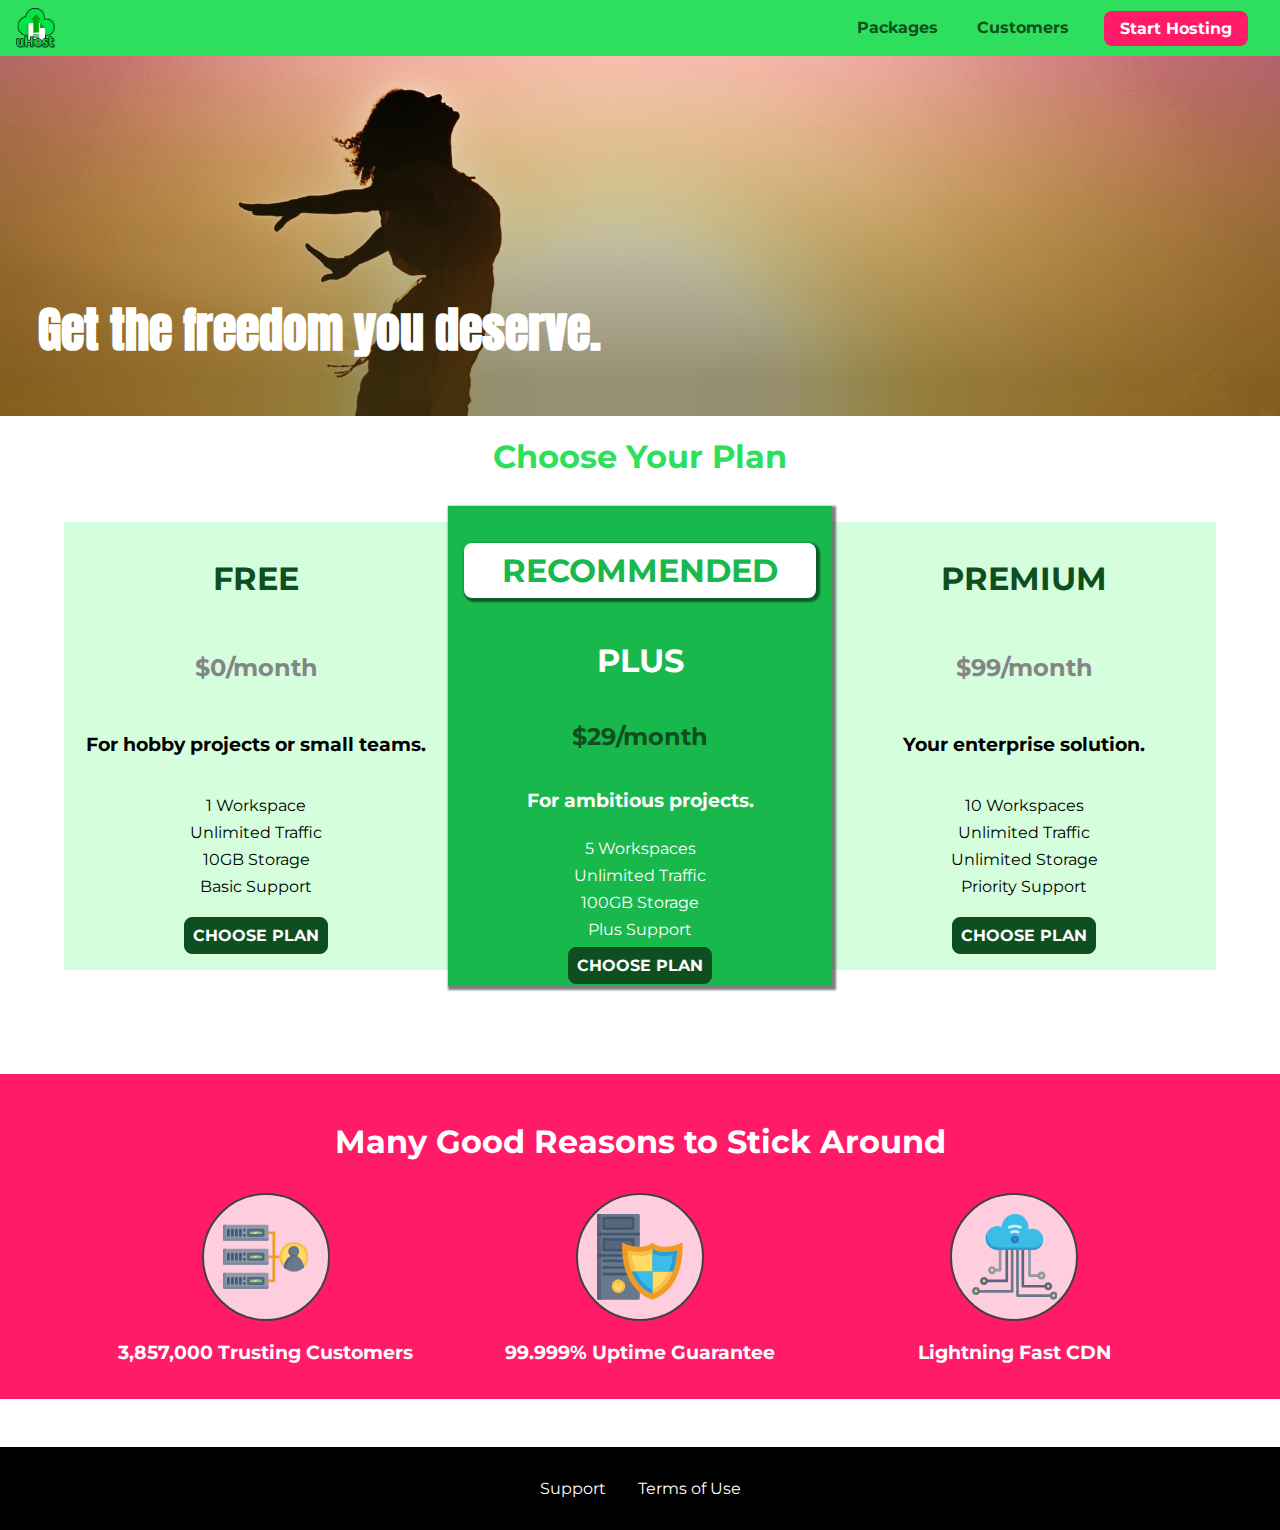
<file: index.html>
<!DOCTYPE html>
<html lang="en">
  <head>
    <meta charset="UTF-8" />
    <meta name="viewport" content="width=device-width, initial-scale=1.0" />
    <meta http-equiv="X-UA-Compatible" content="ie=edge" />
    <title>uHost</title>
    <link rel="stylesheet" href="shared.css" />
    <link rel="stylesheet" href="main.css" />
  </head>
  <body>
    <div class="backdrop"></div>
    <div class="modal">
        <h1 class="modal__title">Do you want to continue?</h1>
        <div class="modal__actions">
            <a href="start-hosting/index.html" class="modal__action">Yes!</a>
            <button class="modal__action modal__action--negative" type="button">No!</button>
        </div>
    </div>
    </div>
    <header class="main-header">
      <div>
        <button class="toggle-button">
          <span class="toggle-button__bar"></span>
          <span class="toggle-button__bar"></span>
          <span class="toggle-button__bar"></span>
        </button>
        <a href="index.html" class="main-header__brand"
          ><img
            src="images/uhost-icon.png"
            alt="uHost - Your favorite hosting
          company"
        /></a>
      </div>
      <nav class="main-nav">
        <ul class="main-nav__items">
          <li class="main-nav__item">
            <a href="packages/index.html">Packages</a>
          </li>
          <li class="main-nav__item">
            <a href="customers/index.html">Customers</a>
          </li>
          <li class="main-nav__item main-nav__item--cta">
            <a href="start-hosting/index.html">Start Hosting</a>
          </li>
        </ul>
      </nav>
    </header>
    <nav class="mobile-nav">
        <ul class="mobile-nav__items">
            <li class="mobile-nav__item">
                <a href="packages/index.html">Packages</a>
            </li>
            <li class="mobile-nav__item">
                <a href="customers/index.html">Customers</a>
            </li>
            <li class="mobile-nav__item mobile-nav__item--cta">
                <a href="start-hosting/index.html">Start Hosting</a>
            </li>
        </ul>
    </nav>
    <main>
      <section id="product-overview">
        <h1>Get the freedom you deserve.</h1>
      </section>
      <section id="plans">
        <h1 class="section-title">Choose Your Plan</h1>
        <div class="plan__list">
          <article class="plan">
            <h1 class="plan__title">FREE</h1>
            <h2 class="plan__price">$0/month</h2>
            <h3>For hobby projects or small teams.</h3>
            <ul class="plan__features">
              <li>1 Workspace</li>
              <li>Unlimited Traffic</li>
              <li>10GB Storage</li>
              <li>Basic Support</li>
            </ul>
            <div>
              <button class="button">CHOOSE PLAN</button>
            </div>
          </article>
          <article class="plan plan--highlighted">
            <h1 class="plan__annotation">RECOMMENDED</h1>
            <h1 class="plan__title">PLUS</h1>
            <h2 class="plan__price">$29/month</h2>
            <h3>For ambitious projects.</h3>
            <ul class="plan__features">
              <li>5 Workspaces</li>
              <li>Unlimited Traffic</li>
              <li>100GB Storage</li>
              <li>Plus Support</li>
            </ul>
            <div>
              <button class="button">CHOOSE PLAN</button>
            </div>
          </article>
          <article class="plan">
            <h1 class="plan__title">PREMIUM</h1>
            <h2 class="plan__price">$99/month</h2>
            <h3>Your enterprise solution.</h3>
            <ul class="plan__features">
              <li>10 Workspaces</li>
              <li>Unlimited Traffic</li>
              <li>Unlimited Storage</li>
              <li>Priority Support</li>
            </ul>
            <div>
              <button class="button">CHOOSE PLAN</button>
            </div>
          </article>
        </div>
      </section>
      <section id="key-features">
        <h1 class="section-title">Many Good Reasons to Stick Around</h1>
        <ul class="key-features__list">
          <li class="key-feature">
            <div class="key-feature__image">
              <svg viewBox="0 0 512 512">
                <path
                  style="fill:#F09B24;"
                  d="M344,248h-32V112c0-4.418-3.582-8-8-8h-40c-4.418,0-8,3.582-8,8s3.582,8,8,8h32v128h-32  c-4.418,0-8,3.582-8,8s3.582,8,8,8h32v128h-32c-4.418,0-8,3.582-8,8s3.582,8,8,8h40c4.418,0,8-3.582,8-8V264h32c4.418,0,8-3.582,8-8  S348.418,248,344,248z"
                />
                <path
                  style="fill:#8E9AA9;"
                  d="M264,64H8c-4.418,0-8,3.582-8,8v80c0,4.418,3.582,8,8,8h256c4.418,0,8-3.582,8-8V72  C272,67.582,268.418,64,264,64z"
                />
                <path
                  style="fill:#7C899B;"
                  d="M24,144c-4.418,0-8-3.582-8-8V64H8c-4.418,0-8,3.582-8,8v80c0,4.418,3.582,8,8,8h256  c4.418,0,8-3.582,8-8v-8H24z"
                />
                <rect
                  x="152"
                  y="96"
                  style="fill:#B8E3A8;"
                  width="88"
                  height="32"
                />
                <g>
                  <polygon
                    style="fill:#7EC97D;"
                    points="152,96 152,128 166,128 198,96  "
                  />
                  <polygon
                    style="fill:#7EC97D;"
                    points="220,96 188,128 240,128 240,96  "
                  />
                </g>
                <path
                  style="fill:#56677E;"
                  d="M240,136h-88c-4.418,0-8-3.582-8-8V96c0-4.418,3.582-8,8-8h88c4.418,0,8,3.582,8,8v32  C248,132.418,244.418,136,240,136z M160,120h72v-16h-72V120z"
                />
                <g>
                  <path
                    style="fill:#435670;"
                    d="M32,136c-4.418,0-8-3.582-8-8V96c0-4.418,3.582-8,8-8s8,3.582,8,8v32C40,132.418,36.418,136,32,136z   "
                  />
                  <path
                    style="fill:#435670;"
                    d="M56,136c-4.418,0-8-3.582-8-8V96c0-4.418,3.582-8,8-8s8,3.582,8,8v32C64,132.418,60.418,136,56,136z   "
                  />
                  <path
                    style="fill:#435670;"
                    d="M80,136c-4.418,0-8-3.582-8-8V96c0-4.418,3.582-8,8-8s8,3.582,8,8v32C88,132.418,84.418,136,80,136z   "
                  />
                  <path
                    style="fill:#435670;"
                    d="M104,136c-4.418,0-8-3.582-8-8V96c0-4.418,3.582-8,8-8s8,3.582,8,8v32   C112,132.418,108.418,136,104,136z"
                  />
                  <path
                    style="fill:#435670;"
                    d="M128,105c-4.418,0-8-3.582-8-8v-1c0-4.418,3.582-8,8-8s8,3.582,8,8v1   C136,101.418,132.418,105,128,105z"
                  />
                  <path
                    style="fill:#435670;"
                    d="M128,136c-4.418,0-8-3.582-8-8v-1c0-4.418,3.582-8,8-8s8,3.582,8,8v1   C136,132.418,132.418,136,128,136z"
                  />
                </g>
                <path
                  style="fill:#8E9AA9;"
                  d="M264,208H8c-4.418,0-8,3.582-8,8v80c0,4.418,3.582,8,8,8h256c4.418,0,8-3.582,8-8v-80  C272,211.582,268.418,208,264,208z"
                />
                <path
                  style="fill:#7C899B;"
                  d="M24,288c-4.418,0-8-3.582-8-8v-72H8c-4.418,0-8,3.582-8,8v80c0,4.418,3.582,8,8,8h256  c4.418,0,8-3.582,8-8v-8H24z"
                />
                <rect
                  x="152"
                  y="240"
                  style="fill:#B8E3A8;"
                  width="88"
                  height="32"
                />
                <g>
                  <polygon
                    style="fill:#7EC97D;"
                    points="152,240 152,272 166,272 198,240  "
                  />
                  <polygon
                    style="fill:#7EC97D;"
                    points="220,240 188,272 240,272 240,240  "
                  />
                </g>
                <path
                  style="fill:#56677E;"
                  d="M240,280h-88c-4.418,0-8-3.582-8-8v-32c0-4.418,3.582-8,8-8h88c4.418,0,8,3.582,8,8v32  C248,276.418,244.418,280,240,280z M160,264h72v-16h-72V264z"
                />
                <g>
                  <path
                    style="fill:#435670;"
                    d="M32,280c-4.418,0-8-3.582-8-8v-32c0-4.418,3.582-8,8-8s8,3.582,8,8v32C40,276.418,36.418,280,32,280   z"
                  />
                  <path
                    style="fill:#435670;"
                    d="M56,280c-4.418,0-8-3.582-8-8v-32c0-4.418,3.582-8,8-8s8,3.582,8,8v32C64,276.418,60.418,280,56,280   z"
                  />
                  <path
                    style="fill:#435670;"
                    d="M80,280c-4.418,0-8-3.582-8-8v-32c0-4.418,3.582-8,8-8s8,3.582,8,8v32C88,276.418,84.418,280,80,280   z"
                  />
                  <path
                    style="fill:#435670;"
                    d="M104,280c-4.418,0-8-3.582-8-8v-32c0-4.418,3.582-8,8-8s8,3.582,8,8v32   C112,276.418,108.418,280,104,280z"
                  />
                  <path
                    style="fill:#435670;"
                    d="M128,249c-4.418,0-8-3.582-8-8v-1c0-4.418,3.582-8,8-8s8,3.582,8,8v1   C136,245.418,132.418,249,128,249z"
                  />
                  <path
                    style="fill:#435670;"
                    d="M128,280c-4.418,0-8-3.582-8-8v-1c0-4.418,3.582-8,8-8s8,3.582,8,8v1   C136,276.418,132.418,280,128,280z"
                  />
                </g>
                <path
                  style="fill:#8E9AA9;"
                  d="M264,352H8c-4.418,0-8,3.582-8,8v80c0,4.418,3.582,8,8,8h256c4.418,0,8-3.582,8-8v-80  C272,355.582,268.418,352,264,352z"
                />
                <path
                  style="fill:#7C899B;"
                  d="M24,432c-4.418,0-8-3.582-8-8v-72H8c-4.418,0-8,3.582-8,8v80c0,4.418,3.582,8,8,8h256  c4.418,0,8-3.582,8-8v-8H24z"
                />
                <rect
                  x="152"
                  y="384"
                  style="fill:#B8E3A8;"
                  width="88"
                  height="32"
                />
                <g>
                  <polygon
                    style="fill:#7EC97D;"
                    points="152,384 152,416 166,416 198,384  "
                  />
                  <polygon
                    style="fill:#7EC97D;"
                    points="220,384 188,416 240,416 240,384  "
                  />
                </g>
                <path
                  style="fill:#56677E;"
                  d="M240,424h-88c-4.418,0-8-3.582-8-8v-32c0-4.418,3.582-8,8-8h88c4.418,0,8,3.582,8,8v32  C248,420.418,244.418,424,240,424z M160,408h72v-16h-72V408z"
                />
                <g>
                  <path
                    style="fill:#435670;"
                    d="M32,424c-4.418,0-8-3.582-8-8v-32c0-4.418,3.582-8,8-8s8,3.582,8,8v32C40,420.418,36.418,424,32,424   z"
                  />
                  <path
                    style="fill:#435670;"
                    d="M56,424c-4.418,0-8-3.582-8-8v-32c0-4.418,3.582-8,8-8s8,3.582,8,8v32C64,420.418,60.418,424,56,424   z"
                  />
                  <path
                    style="fill:#435670;"
                    d="M80,424c-4.418,0-8-3.582-8-8v-32c0-4.418,3.582-8,8-8s8,3.582,8,8v32C88,420.418,84.418,424,80,424   z"
                  />
                  <path
                    style="fill:#435670;"
                    d="M104,424c-4.418,0-8-3.582-8-8v-32c0-4.418,3.582-8,8-8s8,3.582,8,8v32   C112,420.418,108.418,424,104,424z"
                  />
                  <path
                    style="fill:#435670;"
                    d="M128,393c-4.418,0-8-3.582-8-8v-1c0-4.418,3.582-8,8-8s8,3.582,8,8v1   C136,389.418,132.418,393,128,393z"
                  />
                  <path
                    style="fill:#435670;"
                    d="M128,424c-4.418,0-8-3.582-8-8v-1c0-4.418,3.582-8,8-8s8,3.582,8,8v1   C136,420.418,132.418,424,128,424z"
                  />
                </g>
                <path
                  style="fill:#F7C14D;"
                  d="M424,168c-48.523,0-88,39.477-88,88s39.477,88,88,88s88-39.477,88-88S472.523,168,424,168z"
                />
                <path
                  style="fill:#FFDB66;"
                  d="M424,184c-39.701,0-72,32.299-72,72s32.299,72,72,72s72-32.299,72-72S463.701,184,424,184z"
                />
                <path
                  style="fill:#69788D;"
                  d="M484.893,314.16C476.393,274.588,451.922,248,424,248s-52.393,26.588-60.893,66.16  c-0.605,2.82,0.354,5.749,2.511,7.664C381.731,336.124,402.465,344,424,344s42.269-7.876,58.381-22.176  C484.539,319.909,485.498,316.98,484.893,314.16z"
                />
                <path
                  style="fill:#56677E;"
                  d="M434.053,249.171C430.768,248.403,427.411,248,424,248c-27.922,0-52.393,26.588-60.893,66.16  c-0.605,2.82,0.354,5.749,2.511,7.664c3.383,3.002,6.979,5.703,10.734,8.125C384.904,286.243,407.373,255.378,434.053,249.171z"
                />
                <path
                  style="fill:#69788D;"
                  d="M424,192c-17.645,0-32,14.355-32,32s14.355,32,32,32s32-14.355,32-32S441.645,192,424,192z"
                />
                <path
                  style="fill:#56677E;"
                  d="M432,248c-17.645,0-32-14.355-32-32c0-6.783,2.128-13.076,5.742-18.258  C397.444,203.53,392,213.138,392,224c0,17.645,14.355,32,32,32c10.862,0,20.471-5.444,26.258-13.742  C445.076,245.872,438.783,248,432,248z"
                />
              </svg>
            </div>
            <p class="key-feature__description">3,857,000 Trusting Customers</p>
          </li>
          <li class="key-feature">
            <div class="key-feature__image">
              <svg viewBox="0 0 512 512">
                <path
                  style="fill:#69788D;"
                  d="M248,0H8C3.582,0,0,3.582,0,8v496c0,4.418,3.582,8,8,8h240c4.418,0,8-3.582,8-8V8  C256,3.582,252.418,0,248,0z"
                />
                <path
                  style="fill:#56677E;"
                  d="M24,504V8c0-4.418,3.582-8,8-8H8C3.582,0,0,3.582,0,8v496c0,4.418,3.582,8,8,8h24  C27.582,512,24,508.418,24,504z"
                />
                <g>
                  <rect
                    x="0"
                    y="112"
                    style="fill:#435670;"
                    width="256"
                    height="16"
                  />
                  <rect
                    x="0"
                    y="240"
                    style="fill:#435670;"
                    width="256"
                    height="16"
                  />
                </g>
                <path
                  style="fill:#F7C14D;"
                  d="M128,392c-22.056,0-40,17.944-40,40s17.944,40,40,40s40-17.944,40-40S150.056,392,128,392z"
                />
                <path
                  style="fill:#FFDB66;"
                  d="M128,408c-13.233,0-24,10.767-24,24s10.767,24,24,24s24-10.767,24-24S141.233,408,128,408z"
                />
                <path
                  style="fill:#F7C14D;"
                  d="M128,392c-2.739,0-5.414,0.278-8,0.805V424c0,4.418,3.582,8,8,8c4.418,0,8-3.582,8-8v-31.195  C133.414,392.278,130.739,392,128,392z"
                />
                <g>
                  <path
                    style="fill:#435670;"
                    d="M216,288H40c-4.418,0-8-3.582-8-8s3.582-8,8-8h176c4.418,0,8,3.582,8,8S220.418,288,216,288z"
                  />
                  <path
                    style="fill:#435670;"
                    d="M216,328H40c-4.418,0-8-3.582-8-8s3.582-8,8-8h176c4.418,0,8,3.582,8,8S220.418,328,216,328z"
                  />
                  <path
                    style="fill:#435670;"
                    d="M216,368H40c-4.418,0-8-3.582-8-8s3.582-8,8-8h176c4.418,0,8,3.582,8,8S220.418,368,216,368z"
                  />
                  <path
                    style="fill:#435670;"
                    d="M216,16H40c-4.418,0-8,3.582-8,8v64c0,4.418,3.582,8,8,8h176c4.418,0,8-3.582,8-8V24   C224,19.582,220.418,16,216,16z"
                  />
                </g>
                <rect
                  x="48"
                  y="32"
                  style="fill:#56677E;"
                  width="160"
                  height="48"
                />
                <path
                  style="fill:#435670;"
                  d="M216,144H40c-4.418,0-8,3.582-8,8v64c0,4.418,3.582,8,8,8h176c4.418,0,8-3.582,8-8v-64  C224,147.582,220.418,144,216,144z"
                />
                <rect
                  x="48"
                  y="160"
                  style="fill:#56677E;"
                  width="160"
                  height="48"
                />
                <path
                  style="fill:#F09B24;"
                  d="M511.747,180.237c-0.194-6.537-8.107-10.107-13.135-5.894c-5.6,4.693-42.904,21.282-98.514,21.282  c-33.45,0-64.625-20.999-64.929-21.206c-2.9-1.991-6.764-1.85-9.512,0.346c-2.677,2.135-27.201,20.86-63.793,20.86  c-55.607,0-92.914-16.589-98.515-21.282c-5.028-4.211-12.941-0.645-13.135,5.894c-1.634,54.834,4.655,105.941,18.693,151.903  c12.096,39.604,29.759,74.047,52.497,102.373c27.538,34.304,62.743,59.882,104.66,76.045c3.069,1.918,6.757,1.921,9.83,0  c41.917-16.163,77.122-41.741,104.66-76.045c22.738-28.326,40.401-62.77,52.497-102.373  C507.092,286.179,513.381,235.071,511.747,180.237z"
                />
                <path
                  style="fill:#F7C14D;"
                  d="M476.21,221.226c-1.953-1.631-4.568-2.235-7.036-1.628c-21.686,5.327-44.926,8.028-69.075,8.028  c-25.926,0-49.633-8.975-64.955-16.504c-2.307-1.134-5.016-1.091-7.284,0.116c-14.059,7.477-36.919,16.388-65.994,16.388  c-24.153,0-47.394-2.701-69.075-8.028c-5.155-1.268-10.221,2.966-9.894,8.261c2.077,33.693,7.668,65.635,16.616,94.935  c22.774,74.565,66.139,126.334,128.888,153.868c2.032,0.891,4.397,0.891,6.43,0c61.777-27.107,104.716-78.876,127.62-153.868  c8.948-29.3,14.539-61.241,16.616-94.935C479.224,225.319,478.163,222.856,476.21,221.226z"
                />
                <path
                  style="fill:#FFDB66;"
                  d="M331.609,451.727c-52.604-25.289-89.304-70.987-109.144-135.944  c-6.532-21.39-11.162-44.336-13.82-68.447c17.133,2.852,34.952,4.291,53.22,4.291c29.394,0,53.376-7.793,69.978-15.561  c17.44,7.736,41.656,15.561,68.256,15.561c18.267,0,36.085-1.439,53.219-4.291c-2.659,24.112-7.288,47.06-13.82,68.448  C419.545,381.108,383.27,426.805,331.609,451.727z"
                />
                <g>
                  <path
                    style="fill:#2C9DD4;"
                    d="M479.066,227.858c0.157-2.539-0.903-5.002-2.856-6.633s-4.568-2.235-7.036-1.628   c-21.686,5.327-44.926,8.028-69.075,8.028c-25.926,0-49.633-8.975-64.955-16.504c-1.057-0.52-2.2-0.78-3.345-0.806l-0.072,133.351   h123.601c2.556-6.746,4.933-13.702,7.123-20.874C471.398,293.493,476.989,261.552,479.066,227.858z"
                  />
                  <path
                    style="fill:#2C9DD4;"
                    d="M206.658,343.667c24.153,63.42,65.028,108.108,121.743,132.995c1.031,0.452,2.147,0.673,3.263,0.666   l0.063-133.661H206.658z"
                  />
                </g>
                <g>
                  <path
                    style="fill:#3CBDE8;"
                    d="M439.497,315.783c6.532-21.389,11.161-44.336,13.82-68.448c-17.134,2.852-34.952,4.291-53.219,4.291   c-26.6,0-50.815-7.824-68.256-15.561l-0.116,107.601h97.758C433.179,334.807,436.524,325.518,439.497,315.783z"
                  />
                  <path
                    style="fill:#3CBDE8;"
                    d="M232.523,343.667c21.144,50.298,54.363,86.56,99.087,108.06l0.117-108.06H232.523z"
                  />
                </g>
              </svg>
            </div>
            <p class="key-feature__description">99.999% Uptime Guarantee</p>
          </li>
          <li class="key-feature">
            <div class="key-feature__image">
              <svg viewBox="0 0 512 512">
                <path
                  style="fill:#8E9AA9;"
                  d="M168,200c-4.418,0-8,3.582-8,8v120h-17.376c-3.302-9.311-12.194-16-22.624-16  c-13.234,0-24,10.767-24,24s10.766,24,24,24c10.429,0,19.321-6.689,22.624-16H168c4.418,0,8-3.582,8-8V208  C176,203.582,172.418,200,168,200z"
                />
                <path
                  style="fill:#FFDB66;"
                  d="M120,328c-4.411,0-8,3.589-8,8s3.589,8,8,8s8-3.589,8-8S124.411,328,120,328z"
                />
                <path
                  style="fill:#56677E;"
                  d="M208,200c-4.418,0-8,3.582-8,8v184H94.624C91.322,382.689,82.43,376,72,376  c-13.234,0-24,10.767-24,24s10.766,24,24,24c10.429,0,19.321-6.689,22.624-16H208c4.418,0,8-3.582,8-8V208  C216,203.582,212.418,200,208,200z"
                />
                <path
                  style="fill:#FFDB66;"
                  d="M72,392c-4.411,0-8,3.589-8,8s3.589,8,8,8s8-3.589,8-8S76.411,392,72,392z"
                />
                <path
                  style="fill:#69788D;"
                  d="M240,208c-4.418,0-8,3.582-8,8v239H47.24c-2.671-10.34-12.078-18-23.24-18c-13.234,0-24,10.767-24,24  s10.766,24,24,24c9.666,0,18.009-5.747,21.809-14H240c4.418,0,8-3.582,8-8V216C248,211.582,244.418,208,240,208z"
                />
                <path
                  style="fill:#FFDB66;"
                  d="M24,453c-4.411,0-8,3.589-8,8s3.589,8,8,8s8-3.589,8-8S28.411,453,24,453z"
                />
                <path
                  style="fill:#69788D;"
                  d="M488,464c-10.429,0-19.321,6.689-22.624,16H280V208c0-4.418-3.582-8-8-8s-8,3.582-8,8v280  c0,4.418,3.582,8,8,8h193.376c3.302,9.311,12.194,16,22.624,16c13.234,0,24-10.767,24-24S501.234,464,488,464z"
                />
                <path
                  style="fill:#FFDB66;"
                  d="M488,480c-4.411,0-8,3.589-8,8s3.589,8,8,8s8-3.589,8-8S492.411,480,488,480z"
                />
                <path
                  style="fill:#56677E;"
                  d="M456,408c-10.429,0-19.321,6.689-22.624,16H312V208c0-4.418-3.582-8-8-8s-8,3.582-8,8v224  c0,4.418,3.582,8,8,8h129.376c3.302,9.311,12.194,16,22.624,16c13.234,0,24-10.767,24-24S469.234,408,456,408z"
                />
                <path
                  style="fill:#FFDB66;"
                  d="M456,424c-4.411,0-8,3.589-8,8s3.589,8,8,8s8-3.589,8-8S460.411,424,456,424z"
                />
                <path
                  style="fill:#8E9AA9;"
                  d="M416,344c-10.429,0-19.321,6.689-22.624,16H352V208c0-4.418-3.582-8-8-8s-8,3.582-8,8v160  c0,4.418,3.582,8,8,8h49.376c3.302,9.311,12.194,16,22.624,16c13.234,0,24-10.767,24-24S429.234,344,416,344z"
                />
                <path
                  style="fill:#FFDB66;"
                  d="M416,360c-4.411,0-8,3.589-8,8s3.589,8,8,8s8-3.589,8-8S420.411,360,416,360z"
                />
                <path
                  style="fill:#3CBDE8;"
                  d="M362,88c-8.741,0-17.231,1.751-25.06,5.085C337.646,88.797,338,84.43,338,80  c0-44.112-35.888-80-80-80c-42.823,0-77.895,33.816-79.909,76.149C170.393,73.415,162.244,72,154,72c-39.701,0-72,32.299-72,72  s32.299,72,72,72h208c35.29,0,64-28.71,64-64S397.29,88,362,88z"
                />
                <path
                  style="fill:#2C9DD4;"
                  d="M368,200H160c-39.701,0-72-32.299-72-72c0-5.863,0.721-11.559,2.05-17.019  C84.918,120.88,82,132.102,82,144c0,39.701,32.299,72,72,72h208c30.389,0,55.88-21.296,62.379-49.743  C413.565,186.327,392.352,200,368,200z"
                />
                <path
                  style="fill:#2A7DB5;"
                  d="M256,128c-13.234,0-24,10.767-24,24s10.766,24,24,24c13.233,0,24-10.767,24-24S269.233,128,256,128z"
                />
                <path
                  style="fill:#2C9DD4;"
                  d="M256,144c-4.411,0-8,3.589-8,8s3.589,8,8,8c4.411,0,8-3.589,8-8S260.411,144,256,144z"
                />
                <g>
                  <path
                    style="fill:#C5F1FA;"
                    d="M221.755,87.695c-2.994,0-5.864-1.688-7.233-4.572c-1.894-3.991-0.194-8.763,3.798-10.657   C230.157,66.849,242.834,64,256,64c13.166,0,25.844,2.849,37.68,8.466c3.992,1.895,5.692,6.666,3.798,10.657   s-6.666,5.692-10.657,3.798C277.144,82.328,266.774,80,256,80c-10.774,0-21.144,2.328-30.821,6.921   C224.072,87.446,222.904,87.695,221.755,87.695z"
                  />
                  <path
                    style="fill:#C5F1FA;"
                    d="M276.545,116.618c-1.148,0-2.316-0.249-3.424-0.774C267.745,113.293,261.985,112,256,112   c-5.985,0-11.745,1.293-17.121,3.844c-3.991,1.895-8.763,0.192-10.657-3.798c-1.894-3.992-0.193-8.764,3.798-10.657   C239.557,97.813,247.625,96,256,96c8.376,0,16.444,1.813,23.98,5.389c3.991,1.894,5.692,6.665,3.798,10.657   C282.41,114.93,279.539,116.618,276.545,116.618z"
                  />
                </g>
              </svg>
            </div>
            <p class="key-feature__description">Lightning Fast CDN</p>
          </li>
        </ul>
      </section>
    </main>
    <footer class="main-footer">
      <nav>
        <ul class="main-footer__links">
          <li class="main-footer__link">
            <a href="#">Support</a>
          </li>
          <li class="main-footer__link">
            <a href="#">Terms of Use</a>
          </li>
        </ul>
      </nav>
    </footer>
    <script src="shared.js"></script>
  </body>
</html>
</file>
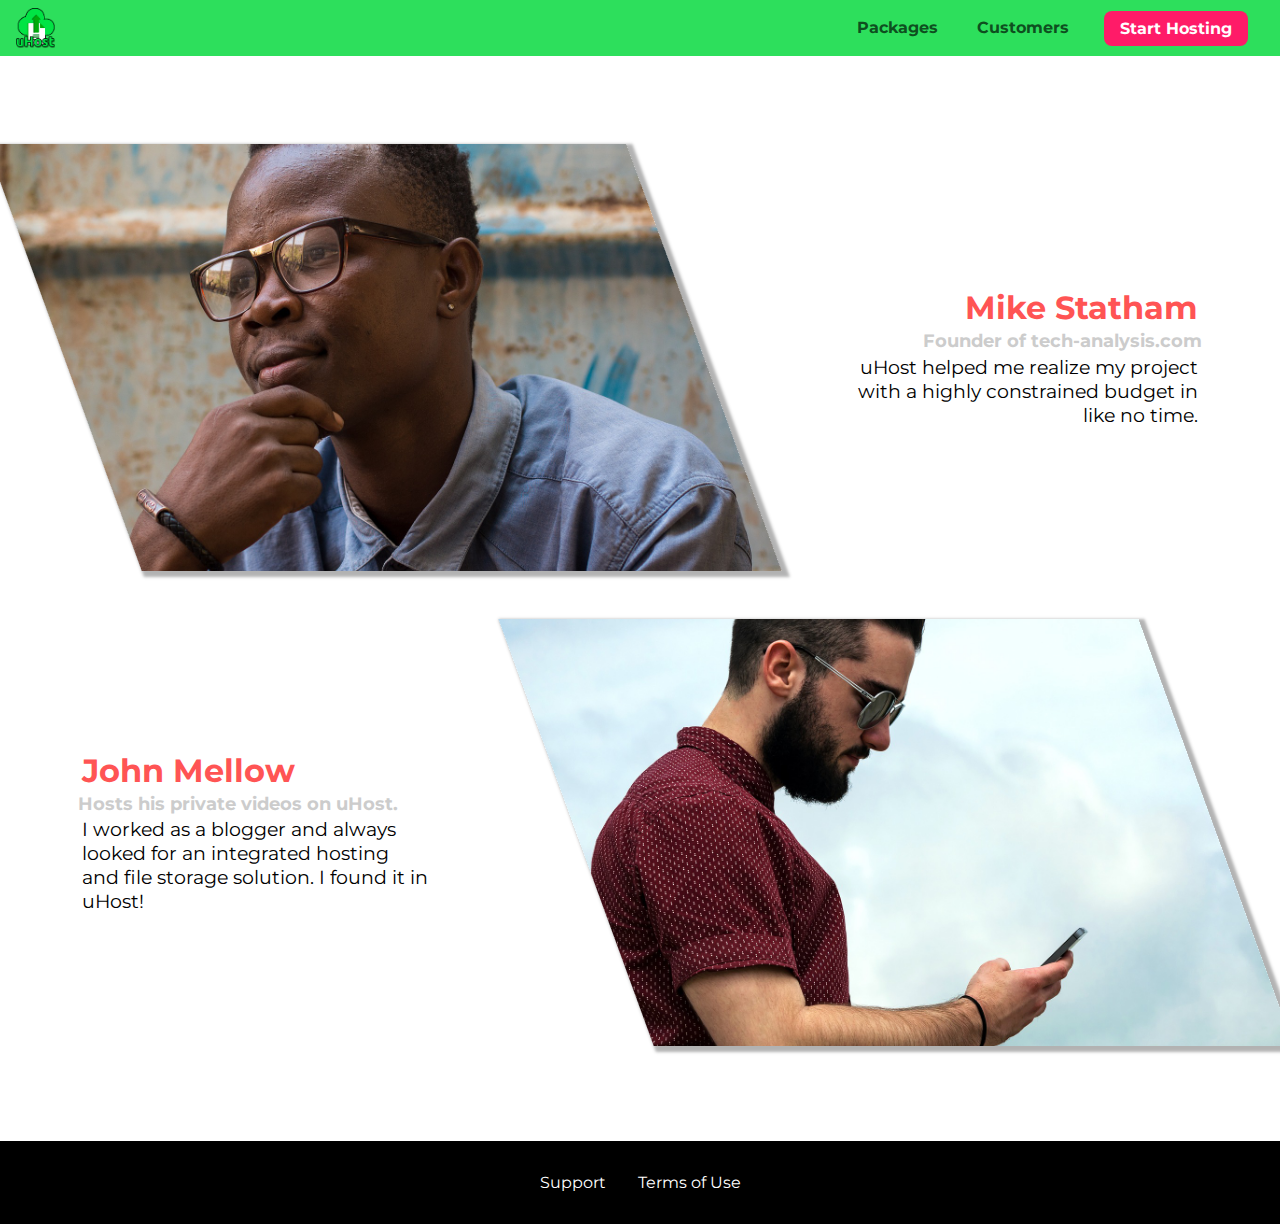
<file: customers/index.html>
<!DOCTYPE html>
<html lang="en">
  <head>
    <meta charset="UTF-8" />
    <meta name="viewport" content="width=device-width, initial-scale=1.0" />
    <meta http-equiv="X-UA-Compatible" content="ie=edge" />
    <title>uHost Customers</title>
    <link rel="shortcut icon" href="../favicon.png" />
    <link rel="stylesheet" href="../shared.css" />
    <link rel="stylesheet" href="customers.css" />
  </head>

  <body>
    <div class="backdrop"></div>
    <header class="main-header">
      <div>
        <button class="toggle-button">
          <span class="toggle-button__bar"></span>
          <span class="toggle-button__bar"></span>
          <span class="toggle-button__bar"></span>
        </button>
        <a href="../index.html" class="main-header__brand"
          ><img
            src="../images/uhost-icon.png"
            alt="uHost - Your favorite hosting
          company"
        /></a>
      </div>
      <nav class="main-nav">
        <ul class="main-nav__items">
          <li class="main-nav__item">
            <a href="../packages/index.html">Packages</a>
          </li>
          <li class="main-nav__item">
            <a href="index.html">Customers</a>
          </li>
          <li class="main-nav__item main-nav__item--cta">
            <a href="../start-hosting/index.html">Start Hosting</a>
          </li>
        </ul>
      </nav>
    </header>
    <nav class="mobile-nav">
      <ul class="mobile-nav__items">
        <li class="mobile-nav__item">
          <a href="../packages/index.html">Packages</a>
        </li>
        <li class="mobile-nav__item">
          <a href="customers/index.html">Customers</a>
        </li>
        <li class="mobile-nav__item mobile-nav__item--cta">
          <a href="start-hosting/index.html">Start Hosting</a>
        </li>
      </ul>
    </nav>
    <main>
      <div>
        <div class="testimonial" id="customer-1">
          <div class="testimonial__image-container">
            <img
              src="../images/customer-1.jpg"
              alt="Mike Statham - Customer"
              class="testimonial__image"
            />
          </div>
          <div class="testimonial__info">
            <h1 class="testimonial__name">Mike Statham</h1>
            <h2 class="testimonial__subtitle">
              Founder of
              <a href="tech-analysis.com">tech-analysis.com</a>
            </h2>
            <p class="testimonial__text">
              uHost helped me realize my project with a highly constrained
              budget in like no time.
            </p>
          </div>
        </div>
        <div class="testimonial" id="customer-2">
          <div class="testimonial__info">
            <h1 class="testimonial__name">John Mellow</h1>
            <h2 class="testimonial__subtitle">
              Hosts his private videos on uHost.
            </h2>
            <p class="testimonial__text">
              I worked as a blogger and always looked for an integrated hosting
              and file storage solution. I found it in uHost!
            </p>
          </div>
          <div class="testimonial__image-container">
            <img
              src="../images/customer-2.jpg"
              alt="John Mellow - Customer"
              class="testimonial__image"
            />
          </div>
        </div>
      </div>
    </main>
    <footer class="main-footer">
      <nav>
        <ul class="main-footer__links">
          <li class="main-footer__link">
            <a href="#">Support</a>
          </li>
          <li class="main-footer__link">
            <a href="#">Terms of Use</a>
          </li>
        </ul>
      </nav>
    </footer>
    <script src="../shared.js"></script>
  </body>
</html>
</file>
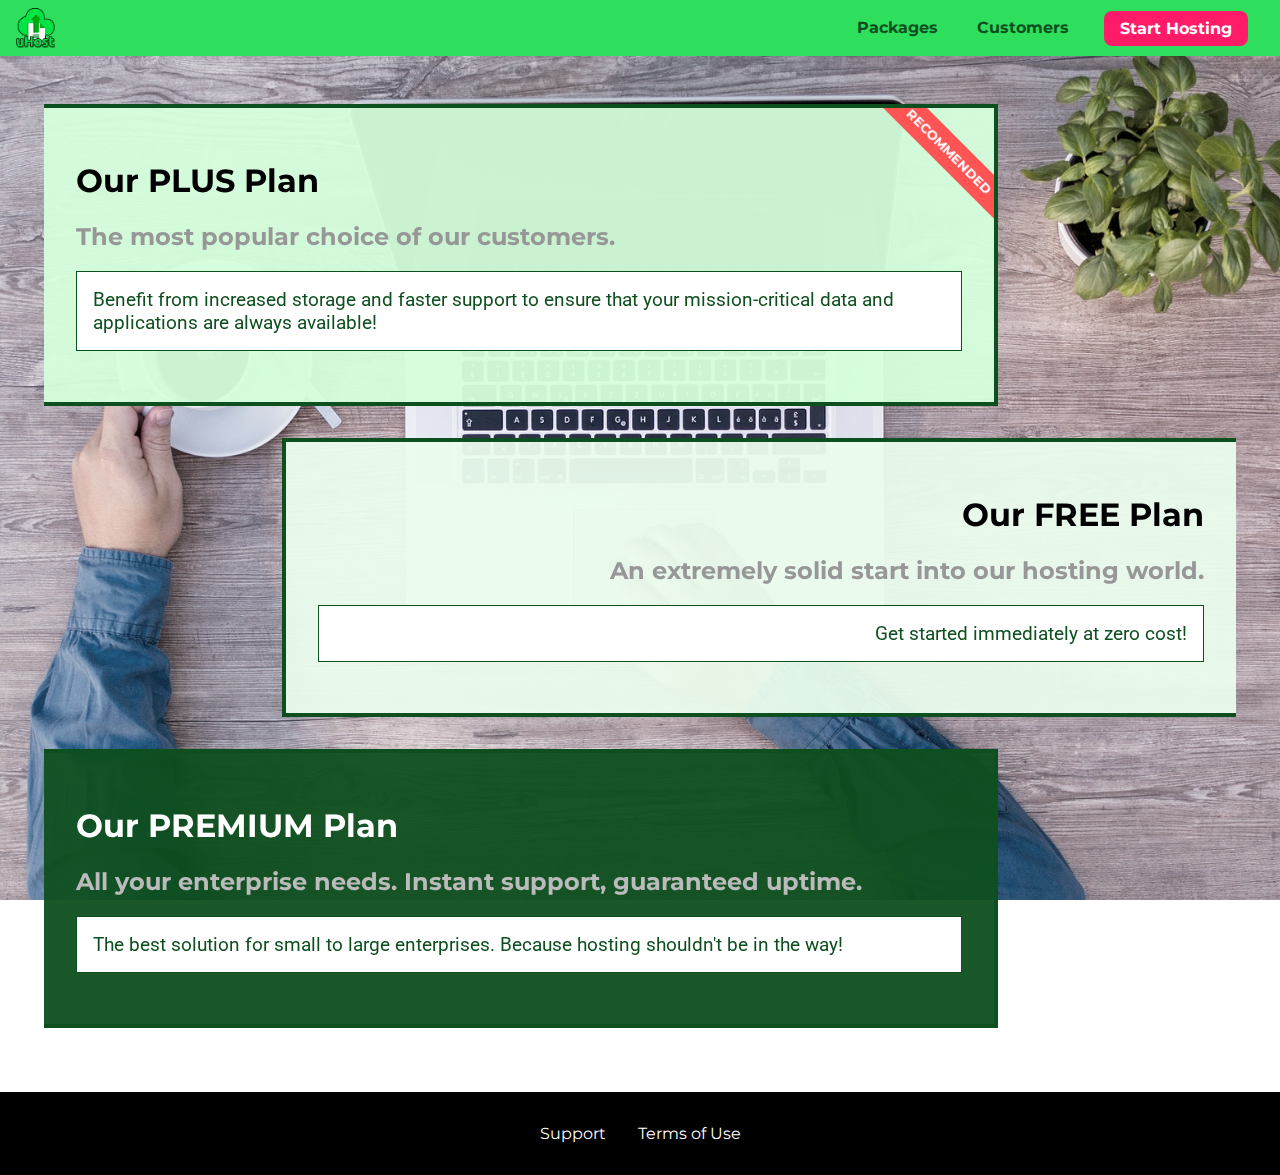
<file: packages/index.html>
<!DOCTYPE html>
<html lang="en">
  <head>
    <meta charset="UTF-8" />
    <meta name="viewport" content="width=device-width, initial-scale=1.0" />
    <meta http-equiv="X-UA-Compatible" content="ie=edge" />
    <title>uHost</title>
    <link rel="stylesheet" href="../shared.css" />
    <link rel="stylesheet" href="packages.css" />
  </head>
  <body>
    <div class="backdrop"></div>
    <div class="background"></div>
    <header class="main-header">
      <div>
        <button class="toggle-button">
          <span class="toggle-button__bar"></span>
          <span class="toggle-button__bar"></span>
          <span class="toggle-button__bar"></span>
        </button>
        <a href="../index.html" class="main-header__brand"
          ><img
            src="../images/uhost-icon.png"
            alt="uHost - Your favorite hosting
          company"
        /></a>
      </div>
      <nav class="main-nav">
        <ul class="main-nav__items">
          <li class="main-nav__item">
            <a href="index.html">Packages</a>
          </li>
          <li class="main-nav__item">
            <a href="../customers/index.html">Customers</a>
          </li>
          <li class="main-nav__item main-nav__item--cta">
            <a href="../start-hosting/index.html">Start Hosting</a>
          </li>
        </ul>
      </nav>
    </header>
    <nav class="mobile-nav">
      <ul class="mobile-nav__items">
        <li class="mobile-nav__item">
          <a href="index.html">Packages</a>
        </li>
        <li class="mobile-nav__item">
          <a href="../customers/index.html">Customers</a>
        </li>
        <li class="mobile-nav__item mobile-nav__item--cta">
          <a href="../start-hosting/index.html">Start Hosting</a>
        </li>
      </ul>
    </nav>
    <main>
      <section class="package" id="plus">
        <a href="#">
          <h1 class="package-title">Our PLUS Plan</h1>
          <h2 class="package__badge">RECOMMENDED</h2>
          <h2 class="package-subtitle">
            The most popular choice of our customers.
          </h2>
          <p class="package-info">
            Benefit from increased storage and faster support to ensure that
            your mission-critical data and applications are always available!
          </p>
        </a>
      </section>
      <section class="package" id="free">
        <a href="#">
          <h1 class="package-title">Our FREE Plan</h1>
          <h2 class="package-subtitle">
            An extremely solid start into our hosting world.
          </h2>
          <p class="package-info">
            Get started immediately at zero cost!
          </p>
        </a>
      </section>
      <div class="clearfix"></div>
      <section class="package" id="premium">
        <a href="#">
          <h1 class="package-title">Our PREMIUM Plan</h1>
          <h2 class="package-subtitle">
            All your enterprise needs. Instant support, guaranteed uptime.
          </h2>
          <p class="package-info">
            The best solution for small to large enterprises. Because hosting
            shouldn't be in the way!
          </p>
        </a>
      </section>
    </main>
    <footer class="main-footer">
      <nav>
        <ul class="main-footer__links">
          <li class="main-footer__link">
            <a href="#">Support</a>
          </li>
          <li class="main-footer__link">
            <a href="#">Terms of Use</a>
          </li>
        </ul>
      </nav>
    </footer>
    <script src="../shared.js"></script>
  </body>
</html>
</file>
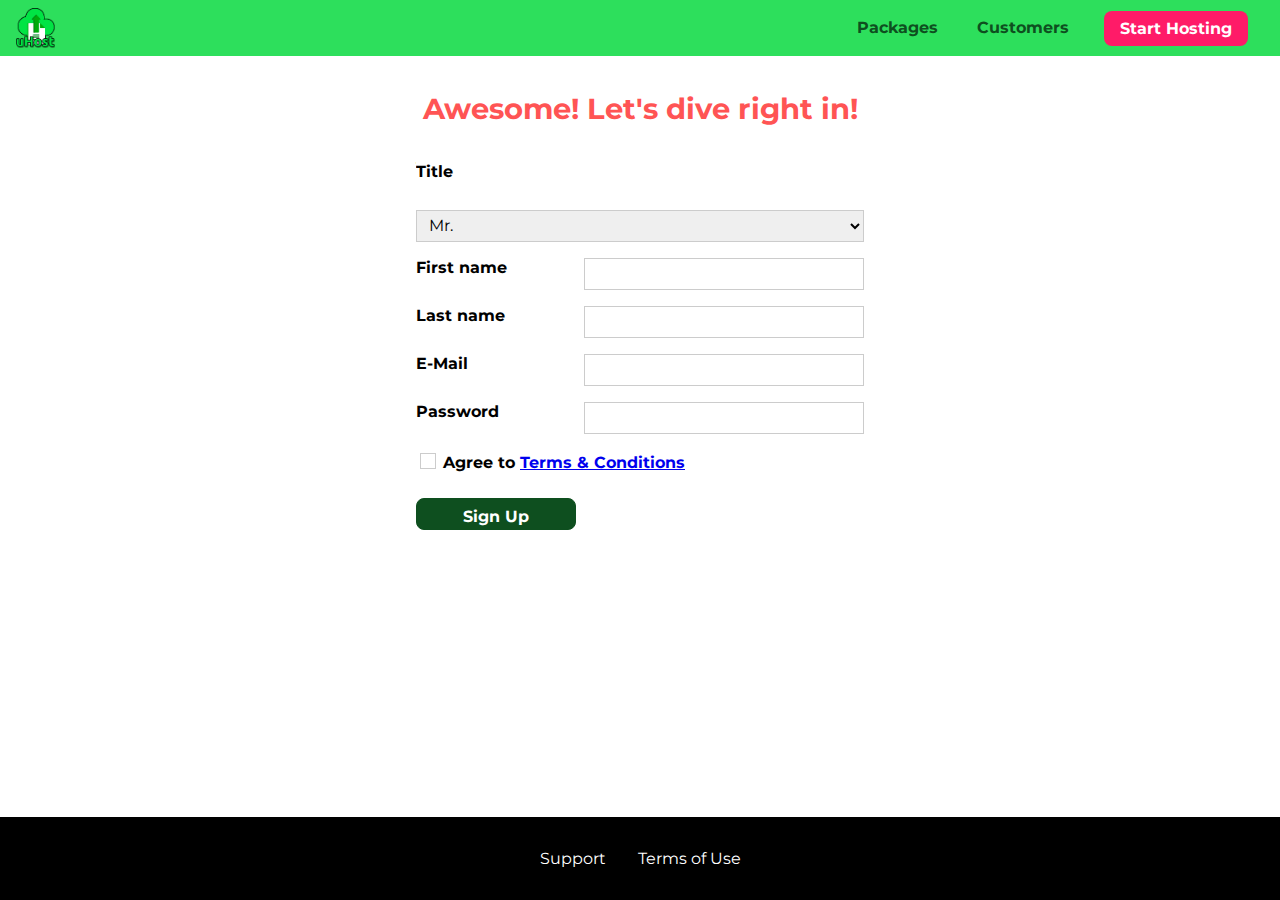
<file: start-hosting/index.html>
<!DOCTYPE html>
<html lang="en">
  <head>
    <meta charset="UTF-8" />
    <meta name="viewport" content="width=device-width, initial-scale=1.0" />
    <meta http-equiv="X-UA-Compatible" content="ie=edge" />
    <title>uHost Signup</title>
    <link rel="shortcut icon" href="../favicon.png" />
    <link rel="stylesheet" href="../shared.css" />
    <link rel="stylesheet" href="start-hosting.css" />
  </head>

  <body>
    <div class="backdrop"></div>
    <header class="main-header">
      <div>
        <button class="toggle-button">
          <span class="toggle-button__bar"></span>
          <span class="toggle-button__bar"></span>
          <span class="toggle-button__bar"></span>
        </button>
        <a href="../index.html" class="main-header__brand">
          <img
            src="../images/uhost-icon.png"
            alt="uHost - Your favorite hosting company"
          />
        </a>
      </div>
      <nav class="main-nav">
        <ul class="main-nav__items">
          <li class="main-nav__item">
            <a href="../packages/index.html">Packages</a>
          </li>
          <li class="main-nav__item">
            <a href="../customers/index.html">Customers</a>
          </li>
          <li class="main-nav__item main-nav__item--cta">
            <a href="index.html">Start Hosting</a>
          </li>
        </ul>
      </nav>
    </header>
    <nav class="mobile-nav">
      <ul class="mobile-nav__items">
        <li class="mobile-nav__item">
          <a href="../packages/index.html">Packages</a>
        </li>
        <li class="mobile-nav__item">
          <a href="../customers/index.html">Customers</a>
        </li>
        <li class="mobile-nav__item mobile-nav__item--cta">
          <a href="index.html">Start Hosting</a>
        </li>
      </ul>
    </nav>
    <main class="signup-page">
      <h1 class="signup-title">Awesome! Let's dive right in!</h1>
      <form action="index.html" class="signup-form">
        <label for="title">Title</label>
        <select id="title">
          <option value="mr">Mr.</option>
          <option value="ms">Ms.</option>
        </select>
        <label for="first-name">First name</label>
        <input type="text" id="first-name" />
        <label for="last-name">Last name</label>
        <input type="text" id="last-name" />
        <label for="email">E-Mail</label>
        <input type="email" id="email" />
        <label for="password">Password</label>
        <input type="password" id="password" />
        <div class="signup-form__checkbox">
          <input type="checkbox" id="agree-terms" />
          <label for="agree-terms"
            >Agree to
            <a href="#">Terms &amp; Conditions</a>
          </label>
        </div>
        <button type="submit" class="button">Sign Up</button>
      </form>
    </main>
    <footer class="main-footer">
      <nav>
        <ul class="main-footer__links">
          <li class="main-footer__link">
            <a href="#">Support</a>
          </li>
          <li class="main-footer__link">
            <a href="#">Terms of Use</a>
          </li>
        </ul>
      </nav>
    </footer>
    <script src="../shared.js"></script>
  </body>
</html>
</file>
<file: shared.css>
@import url("https://fonts.googleapis.com/css?family=Roboto:100,400,900");
@import url("https://fonts.googleapis.com/css?family=Montserrat:400,700");
@import url("https://fonts.googleapis.com/css?family=Anton");

* {
  box-sizing: border-box;
}

html {
  height: 100%;
}

body {
  font-family: "Montserrat", sans-serif;
  margin: 0;
  display: grid;
  grid-template-rows: 3.5rem auto fit-content(8rem);
  grid-template-areas:
    "header"
    "main"
    "footer";
  height: 100%;
}

main {
  grid-area: main;
}

.backdrop {
  display: none;
  position: fixed;
  top: 0;
  left: 0;
  z-index: 100;
  width: 100vw;
  height: 100vh;
  background: rgba(0, 0, 0, 0.5);
}

.main-header {
  width: 100%;
  position: fixed;
  top: 0;
  left: 0;
  background: #2ddf5c;
  padding: 0.5rem 1rem;
  z-index: 60;
  display: flex;
  align-items: center;
  justify-content: space-between;
}

.toggle-button {
  display: inline-block;
  width: 3rem;
  background: transparent;
  border: none;
  cursor: pointer;
  padding-top: 0;
  padding-bottom: 0;
  vertical-align: middle;
}

.toggle-button:focus {
  outline: none;
}

.toggle-button__bar {
  width: 100%;
  height: 0.2rem;
  background: black;
  display: block;
  margin: 0.6rem 0;
}

.main-header__brand {
  color: #0e4f1f;
  text-decoration: none;
  font-weight: bold;
}

.main-header__brand img {
  height: 2.5rem;
  vertical-align: middle;
}

.main-nav {
  display: none;
}

.main-nav__items {
  margin: 0;
  padding: 0;
  list-style: none;
  display: flex;
}

.main-nav__item {
  margin: 0 1rem;
}

.main-nav__item a,
.mobile-nav__item a {
  color: #0e4f1f;
  text-decoration: none;
  font-weight: bold;
  padding: 0.2rem;
}

.main-nav__item a:hover,
.main-nav__item a:active {
  color: white;
  border-bottom: 5px solid white;
}

.main-nav__item--cta a,
.mobile-nav__item--cta a {
  color: white;
  background: #ff1b68;
  padding: 0.5rem 1rem;
  border-radius: 8px;
}

.main-nav__item--cta a:hover,
.main-nav__item--cta a:active,
.mobile-nav__item--cta a:hover,
.mobile-nav__item--cta a:active {
  color: #ff1b68;
  background: white;
  border: none;
}

.mobile-nav {
  transform: translateX(-100%);
  position: fixed;
  z-index: 101;
  top: 0;
  left: 0;
  background: white;
  width: 80%;
  height: 100vh;
  transition: transform 300ms ease-out;
}

.mobile-nav__items {
  width: 90%;
  height: 100%;
  list-style: none;
  margin: 0 auto;
  padding: 0;
  display: flex;
  flex-direction: column;
  justify-content: center;
  align-items: center;
}

.mobile-nav__item {
  margin: 1rem 0;
}

.mobile-nav__item a {
  font-size: 1.5rem;
}

.open {
  display: block !important;
  opacity: 1 !important;
  transform: translateY(0) !important;
}

.main-footer {
  background: black;
  padding: 2rem;
  margin-top: 3rem;
  grid-area: footer;
}

.main-footer__links {
  list-style: none;
  margin: 0;
  padding: 0;
  display: flex;
  flex-direction: column;
  align-items: center;
}

.main-footer__link {
  margin: 0.5rem 0;
}

.main-footer__link a {
  color: white;
  text-decoration: none;
}

.main-footer__link a:hover,
.mian-footer__link a:active {
  color: #ccc;
}

.button {
  background: #0e4f1f;
  color: white;
  font: inherit;
  border: 1.5px solid #0e4f1f;
  padding: 0.5rem;
  border-radius: 8px;
  cursor: pointer;
  font-weight: bold;
}

.button:hover,
.button:active {
  background: white;
  color: #0e4f1f;
}

.button:focus {
  outline: none;
}

@media (min-width: 40rem) {
  .toggle-button {
    display: none;
  }

  .main-nav {
    display: flex;
  }

  .main-footer__link {
    margin: 0 1rem;
  }

  .main-footer__links {
    flex-direction: row;
    justify-content: center;
  }
}
</file>
<file: main.css>
#product-overview {
  background: linear-gradient(to top, rgba(80, 68, 18, 0.6) 10%, transparent),
    url("images/freedom.jpg") center / cover no-repeat border-box, #ff1b68;
  width: 100vw;
  height: 33vh;
  position: relative;
}

.section-title {
  color: #2ddf5c;
  text-align: center;
}

#product-overview h1 {
  color: white;
  font-family: "Anton", sans-serif;
  position: absolute;
  bottom: 5%;
  left: 3%;
  font-size: 1.6rem;
}

.plan {
  background: #d5ffdc;
  text-align: center;
  padding: 1rem;
  margin: 0.5rem 0;
  width: 100%;
}

.plan--highlighted {
  background: #19b84c;
  color: white;
}

.plan__annotation {
  background: white;
  color: #19b84c;
  padding: 0.5rem;
  box-shadow: 2px 2px 2px 2px rgba(0, 0, 0, 0.5);
  border-radius: 8px;
}

.plan__title {
  color: #0e4f1f;
}

.plan__price {
  color: #858585;
}

.plan--highlighted .plan__title {
  color: white;
}

.plan--highlighted .plan__price {
  color: #0e4f1f;
}

.plan__features {
  list-style: none;
  margin: 0;
  padding: 0;
}

.plan__features li {
  margin: 0.5rem 0;
}

#key-features {
  background: #ff1b68;
  margin-top: 5rem;
  padding: 1rem;
}

#key-features .section-title {
  color: white;
  margin: 2rem;
}

.key-features__list {
  list-style: none;
  margin: 0;
  padding: 0;
  text-align: center;
}

.key-feature {
  width: 100%;
}

.key-feature__image {
  background: #ffcede;
  width: 128px;
  height: 128px;
  border: 2px solid #424242;
  border-radius: 50%;
  margin: auto;
  padding: 1.2rem;
}

.key-feature__description {
  text-align: center;
  font-weight: bold;
  color: white;
  font-size: 1.2rem;
}

.modal {
  position: fixed;
  opacity: 0;
  transform: translateY(-3rem);
  transition: opacity 200ms ease-out, transform 500ms ease-out;
  z-index: 200;
  top: 20%;
  left: 30%;
  width: 40%;
  background: white;
  padding: 1rem;
  border: 1px solid #ccc;
  box-shadow: 1px 1px 1px rgba(0, 0, 0, 0.5);
}

.modal__title {
  text-align: center;
  margin: 0 0 1rem 0;
}

.modal__actions {
  text-align: center;
}

.modal__action {
  border: 1px solid #0e4f1f;
  background: #0e4f1f;
  text-decoration: none;
  color: white;
  font: inherit;
  padding: 0.5rem 1rem;
  cursor: pointer;
}

.modal__action:hover,
.modal__action:active {
  background: #2ddf5c;
  border-color: #2ddf5c;
}

.modal__action--negative {
  background: red;
  border-color: red;
}

.modal__action--negative:hover,
.modal__action--negative:active {
  background: #ff5454;
  border-color: #ff5454;
}

@media (min-width: 40rem) and (min-height: 40rem) {
  #product-overview {
    height: 40vh;
    background-position: 50% 25%;
  }

  #product-overview h1 {
    font-size: 3rem;
  }
}

@media (min-width: 40rem) {
  .plan__list {
    width: 100%;
    display: flex;
    justify-content: center;
    align-items: center;
  }

  .plan {
    width: 30%;
    min-width: 13rem;
    max-width: 25rem;
    display: flex;
    flex-direction: column;
    justify-content: space-between;
    height: 28rem;
  }

  .plan--highlighted {
    box-shadow: 2px 2px 2px 2px rgba(0, 0, 0, 0.5);
    z-index: 50;
    height: 30rem;
  }

  .key-feature {
    width: 30%;
    max-width: 25rem;
  }

  .key-features__list {
    display: flex;
    justify-content: center;
  }
}
</file>
<file: customers/customers.css>
main {
  padding-top: 2.5rem;
}

.testimonial {
  font-size: 1.2rem;
}

.testimonial__image-container {
  width: 60%;
  max-width: 40rem;
  box-shadow: 3px 3px 3px 3px rgba(0, 0, 0, 0.3);
  transform: skew(20deg);
  overflow: hidden;
}

.testimonial__image {
  width: 100%;
  vertical-align: top;
  transform: skew(-20deg) scale(1.4);
}

.testimonial__info {
  text-align: right;
  padding: 0.9rem;
}

#customer-2.testimonial {
  text-align: right;
}

#customer-2 .testimonial__info {
  text-align: left;
}

.testimonial__name {
  margin: 0.2rem;
  color: #ff5454;
  font-size: 2rem;
}

.testimonial__subtitle {
  margin: 0;
  font-size: 1.1rem;
  color: #ccc;
}

.testimonial__subtitle a {
  color: inherit;
  text-decoration: none;
}

.testimonial__subtitle a:hover,
.testimonial__subtitle a:active {
  color: #7a7a7a;
}

.testimonial__text {
  margin: 0.2rem;
}

@media (min-width: 40rem) {
  .testimonial {
    margin: 3rem auto;
    max-width: 1500px;
    display: flex;
    align-items: center;
    justify-content: space-around;
  }

  .testimonial__image-container {
    width: 66%;
  }

  .testimonial__info {
    display: inline-block;
    vertical-align: middle;
    width: 30%;
  }
}
</file>
<file: packages/packages.css>
main {
  padding-top: 2rem;
}

.background {
  background: url("../images/plans-background.jpg") center/cover;
  filter: grayscale(40%);
  width: 100vw;
  height: 100vh;
  position: fixed;
  z-index: -1;
}

.package {
  background: #d5ffdc;
  margin: 1rem 0;
  width: 80%;
  border: 4px solid #0e4f1f;
  border-left: none;
  position: relative;
  overflow: hidden;
}

.package:hover,
.package:active {
  box-shadow: 2px 2px 4px rgba(0, 0, 0, 0.5);
  border-color: #ff5454;
}

.package a {
  text-decoration: none;
  color: inherit;
  display: block;
  padding: 2rem;
}

.package-title {
  color: black;
}

.package__badge {
  position: absolute;
  top: 0;
  right: 0;
  margin: 0;
  font-size: 0.8rem;
  color: white;
  background: #ff5454;
  padding: 0.5rem;
  transform: rotateZ(45deg) translateX(3.5rem) translateY(-1rem);
  width: 12rem;
  text-align: center;
}

.package-subtitle {
  color: #979797;
}

.package-info {
  padding: 1rem;
  border: 1px solid #0e4f1f;
  font-size: 1.2rem;
  color: #0e4f1f;
  background: white;
  font-family: "Roboto", sans-serif;
}

.clearfix {
  clear: both;
}

#plus {
  background: rgba(213, 255, 220, 0.95);
}

#free {
  background: rgba(234, 252, 237, 0.95);
  float: right;
  border-right: none;
  border-left: 4px solid #0e4f1f;
  text-align: right;
}

#free:hover,
#free:active {
  border-left-color: #ff5454;
}

#premium {
  background: rgba(14, 79, 31, 0.95);
}

#premium .package-title {
  color: white;
}

#premium .package-subtitle {
  color: #bbb;
}

@media (min-width: 40rem) {
  main {
    max-width: 1500px;
    margin-left: auto;
    margin-right: auto;
  }
}

@media (min-width: 1500px) {
  .package {
    border-left: 4px solid #0e4f1f;
  }

  #free {
    border-right: 4px solid #0e4f1f;
  }

  #free:hover,
  #free:active {
    border-right-color: #ff5454;
  }
}
</file>
<file: start-hosting/start-hosting.css>
main {
  padding-top: 1rem;
}

.signup-title {
  text-align: center;
  font-size: 1.8rem;
  color: #ff5454;
}

.signup-form {
  padding: 1rem;
  display: grid;
  grid-auto-rows: 2rem;
  grid-row-gap: 0.5rem;
}

.signup-form label {
  font-weight: bold;
}

.signup-form label,
.signup-form input,
.signup-form select {
  display: block;
  width: 100%;
}

.signup-form input[id*="terms"],
.signup-form input[id*="terms"] + label {
  display: inline-block;
  width: auto;
  vertical-align: bottom;
}

.signup-form input:not([type="checkbox"]),
.signup-form select {
  border: 1px solid #ccc;
  padding: 0.2rem 0.5rem;
  font: inherit;
}

.signup-form input:focus,
.signup-form select:focus {
  outline: none;
  background-color: #d8f3df;
  border-color: #2ddf5c;
}

.signup-form input[type="checkbox"] {
  border: 1px solid #ccc;
  background: white;
  width: 1rem;
  height: 1rem;
  -webkit-appearance: none;
  -moz-appearance: none;
  appearance: none;
}

.signup-form input[type="checkbox"]:checked {
  background: #2ddf5c;
  border: #0e4f1f;
}

.signup-form :invalid {
  border-color: red;
  background: #faacac;
}

.signup-form button[type="submit"] {
  display: block;
}

@media (min-width: 40rem) {
  .signup-form {
    margin: auto;
    width: 30rem;
    grid-template-columns: 10rem auto;
    grid-row-gap: 1rem;
    grid-column-gap: 0.5rem;
  }

  #title {
    grid-column: span 2;
  }

  .signup-form__checkbox {
    grid-column: span 2;
  }
}
</file>
